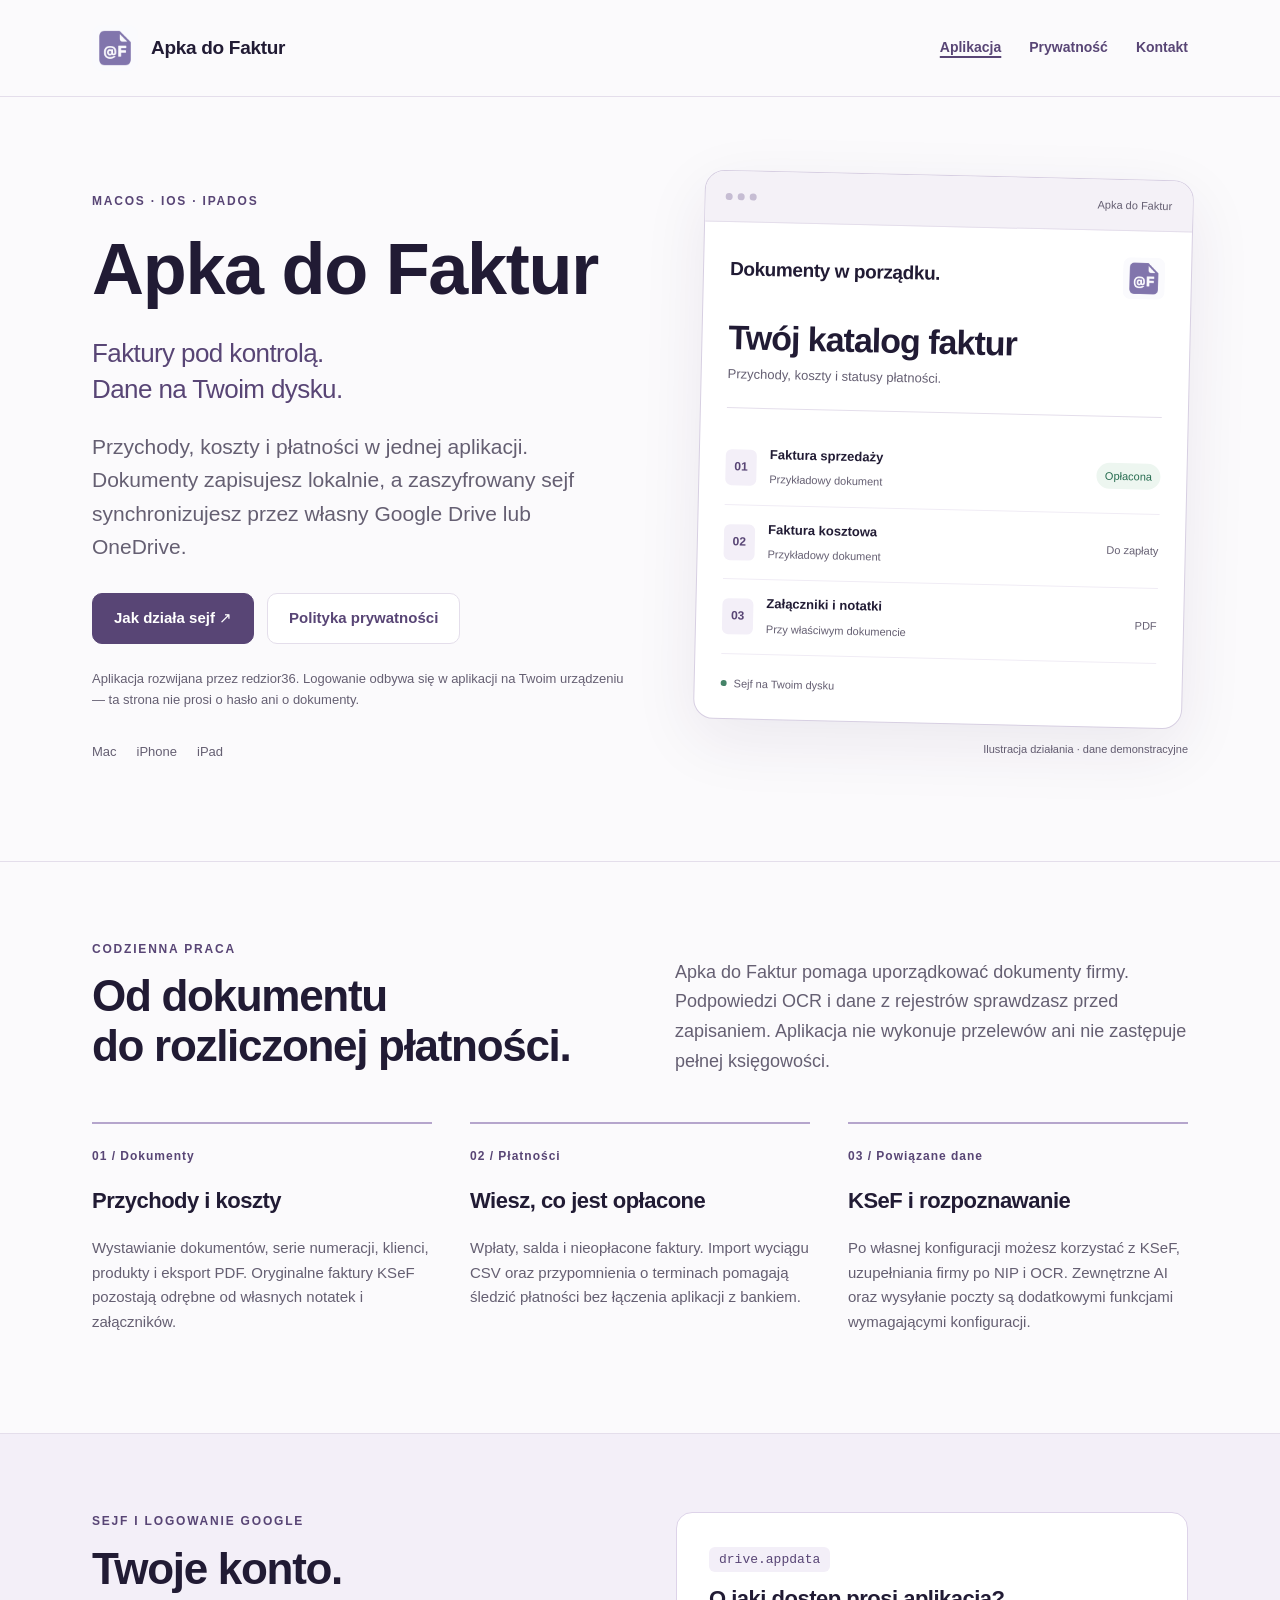
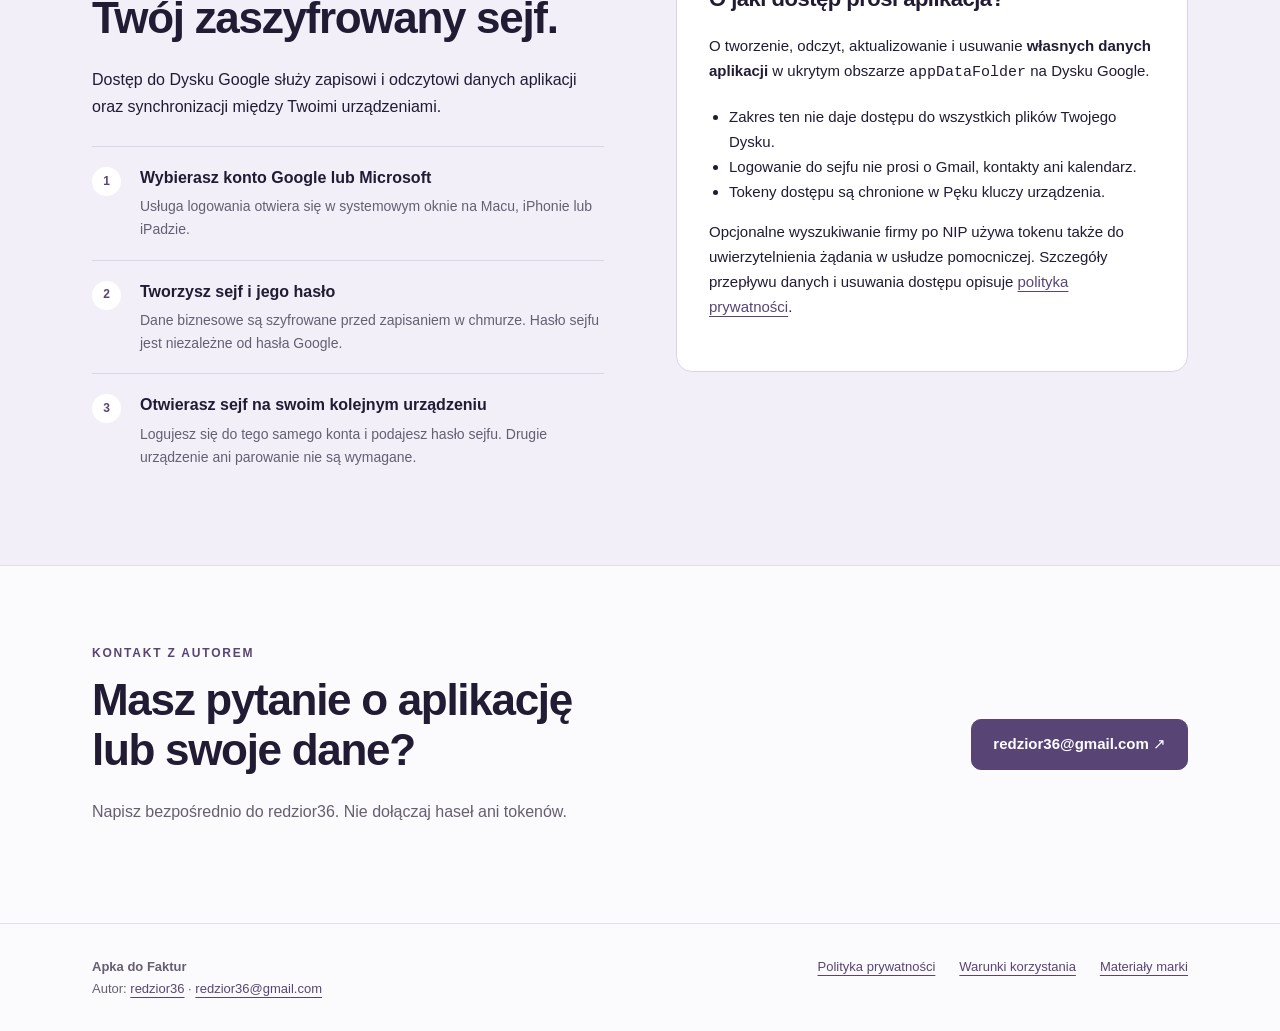
<file: index.html>
<!doctype html>
<html lang="pl"><head><meta charset="utf-8"><meta name="viewport" content="width=device-width,initial-scale=1">
<title>Apka do Faktur — faktury, płatności i własny sejf</title><meta name="description" content="Apka do Faktur dla Maca, iPhone’a i iPada. Lokalne dokumenty, płatności, KSeF i zaszyfrowana synchronizacja przez własny Google Drive lub OneDrive.">
<meta name="theme-color" content="#73609b"><meta name="referrer" content="strict-origin-when-cross-origin">
<meta http-equiv="Content-Security-Policy" content="default-src 'none'; style-src 'self'; img-src 'self' data:; base-uri 'none'; form-action 'none'">
<link rel="canonical" href="https://adf.rdztech.pl/"><link rel="icon" href="assets/app-icon.png" type="image/png"><link rel="apple-touch-icon" href="assets/app-icon.png"><link rel="stylesheet" href="style.css">
<meta property="og:type" content="website"><meta property="og:title" content="Apka do Faktur — faktury, płatności i własny sejf"><meta property="og:description" content="Apka do Faktur dla Maca, iPhone’a i iPada. Lokalne dokumenty, płatności, KSeF i zaszyfrowana synchronizacja przez własny Google Drive lub OneDrive."><meta property="og:image" content="https://adf.rdztech.pl/assets/app-icon.png"><meta property="og:url" content="https://adf.rdztech.pl/">
</head><body><a class="skip" href="#main">Przejdź do treści</a><header><div class="wrap"><div class="top"><a class="brand" href="./"><img src="assets/app-icon.png" alt="" width="46" height="46">Apka do Faktur</a><nav aria-label="Nawigacja główna"><a href="./" aria-current="page">Aplikacja</a><a href="privacy.html">Prywatność</a><a href="contact.html">Kontakt</a></nav></div></div></header>
<main id="main"><div class="wrap"><section class="hero" aria-labelledby="app-title"><div><div class="eyebrow">macOS · iOS · iPadOS</div><h1 id="app-title">Apka do Faktur</h1><p class="subline">Faktury pod kontrolą.<br>Dane na Twoim dysku.</p><p class="lead">Przychody, koszty i płatności w jednej aplikacji. Dokumenty zapisujesz lokalnie, a zaszyfrowany sejf synchronizujesz przez własny Google Drive lub OneDrive.</p><div class="buttons"><a class="button primary" href="#sejf">Jak działa sejf <span aria-hidden="true">&nbsp;↗</span></a><a class="button" href="privacy.html">Polityka prywatności</a></div><p class="small">Aplikacja rozwijana przez redzior36. Logowanie odbywa się w aplikacji na Twoim urządzeniu — ta strona nie prosi o hasło ani o dokumenty.</p><div class="platforms"><span>Mac</span><span>iPhone</span><span>iPad</span></div></div><div><div class="mock" aria-label="Ilustracja katalogu faktur z przykładowymi danymi"><div class="mockbar"><span class="dot"></span><span class="dot"></span><span class="dot"></span><span class="mockname">Apka do Faktur</span></div><div class="mockbody"><div class="mocktitle"><strong>Dokumenty w porządku.</strong><img src="assets/app-icon.png" alt="" width="42" height="42"></div><div class="balance">Twój katalog faktur</div><p class="small">Przychody, koszty i statusy płatności.</p><div class="rule"></div><div class="docrow"><div class="docmark">01</div><div><strong>Faktura sprzedaży</strong><span>Przykładowy dokument</span></div><span class="status">Opłacona</span></div><div class="docrow"><div class="docmark">02</div><div><strong>Faktura kosztowa</strong><span>Przykładowy dokument</span></div><span>Do zapłaty</span></div><div class="docrow"><div class="docmark">03</div><div><strong>Załączniki i notatki</strong><span>Przy właściwym dokumencie</span></div><span>PDF</span></div><div class="mockfoot"><span class="signal"></span>Sejf na Twoim dysku</div></div></div><p class="caption">Ilustracja działania · dane demonstracyjne</p></div></section></div>
<section class="section"><div class="wrap"><div class="sectionhead"><div><div class="eyebrow">Codzienna praca</div><h2>Od dokumentu<br>do rozliczonej płatności.</h2></div><p>Apka do Faktur pomaga uporządkować dokumenty firmy. Podpowiedzi OCR i dane z rejestrów sprawdzasz przed zapisaniem. Aplikacja nie wykonuje przelewów ani nie zastępuje pełnej księgowości.</p></div><div class="features"><article class="feature"><div class="num">01 / Dokumenty</div><h3>Przychody i koszty</h3><p>Wystawianie dokumentów, serie numeracji, klienci, produkty i eksport PDF. Oryginalne faktury KSeF pozostają odrębne od własnych notatek i załączników.</p></article><article class="feature"><div class="num">02 / Płatności</div><h3>Wiesz, co jest opłacone</h3><p>Wpłaty, salda i nieopłacone faktury. Import wyciągu CSV oraz przypomnienia o terminach pomagają śledzić płatności bez łączenia aplikacji z bankiem.</p></article><article class="feature"><div class="num">03 / Powiązane dane</div><h3>KSeF i rozpoznawanie</h3><p>Po własnej konfiguracji możesz korzystać z KSeF, uzupełniania firmy po NIP i OCR. Zewnętrzne AI oraz wysyłanie poczty są dodatkowymi funkcjami wymagającymi konfiguracji.</p></article></div></div></section>
<section id="sejf" class="section tint"><div class="wrap split"><div><div class="eyebrow">Sejf i logowanie Google</div><h2>Twoje konto.<br>Twój zaszyfrowany sejf.</h2><p>Dostęp do Dysku Google służy zapisowi i odczytowi danych aplikacji oraz synchronizacji między Twoimi urządzeniami.</p><ol class="steps"><li><strong>Wybierasz konto Google lub Microsoft</strong><p>Usługa logowania otwiera się w systemowym oknie na Macu, iPhonie lub iPadzie.</p></li><li><strong>Tworzysz sejf i jego hasło</strong><p>Dane biznesowe są szyfrowane przed zapisaniem w chmurze. Hasło sejfu jest niezależne od hasła Google.</p></li><li><strong>Otwierasz sejf na swoim kolejnym urządzeniu</strong><p>Logujesz się do tego samego konta i podajesz hasło sejfu. Drugie urządzenie ani parowanie nie są wymagane.</p></li></ol></div><aside class="permission" aria-labelledby="google-permission"><span class="scope">drive.appdata</span><h3 id="google-permission">O jaki dostęp prosi aplikacja?</h3><p>O tworzenie, odczyt, aktualizowanie i usuwanie <strong>własnych danych aplikacji</strong> w ukrytym obszarze <code>appDataFolder</code> na Dysku Google.</p><ul><li>Zakres ten nie daje dostępu do wszystkich plików Twojego Dysku.</li><li>Logowanie do sejfu nie prosi o Gmail, kontakty ani kalendarz.</li><li>Tokeny dostępu są chronione w Pęku kluczy urządzenia.</li></ul><p>Opcjonalne wyszukiwanie firmy po NIP używa tokenu także do uwierzytelnienia żądania w usłudze pomocniczej. Szczegóły przepływu danych i usuwania dostępu opisuje <a href="privacy.html#google">polityka prywatności</a>.</p></aside></div></section>
<section class="section"><div class="wrap contact"><div><div class="eyebrow">Kontakt z autorem</div><h2>Masz pytanie o aplikację<br>lub swoje dane?</h2><p>Napisz bezpośrednio do redzior36. Nie dołączaj haseł ani tokenów.</p></div><a class="button primary" href="mailto:redzior36@gmail.com">redzior36@gmail.com <span aria-hidden="true">&nbsp;↗</span></a></div></section></main><footer><div class="wrap foot"><div><strong>Apka do Faktur</strong><br>Autor: <a href="https://github.com/redzior36">redzior36</a> · <a href="mailto:redzior36@gmail.com">redzior36@gmail.com</a></div><div class="footlinks"><a href="privacy.html">Polityka prywatności</a><a href="terms.html">Warunki korzystania</a><a href="contact.html#marka">Materiały marki</a></div></div></footer></body></html>
</file>
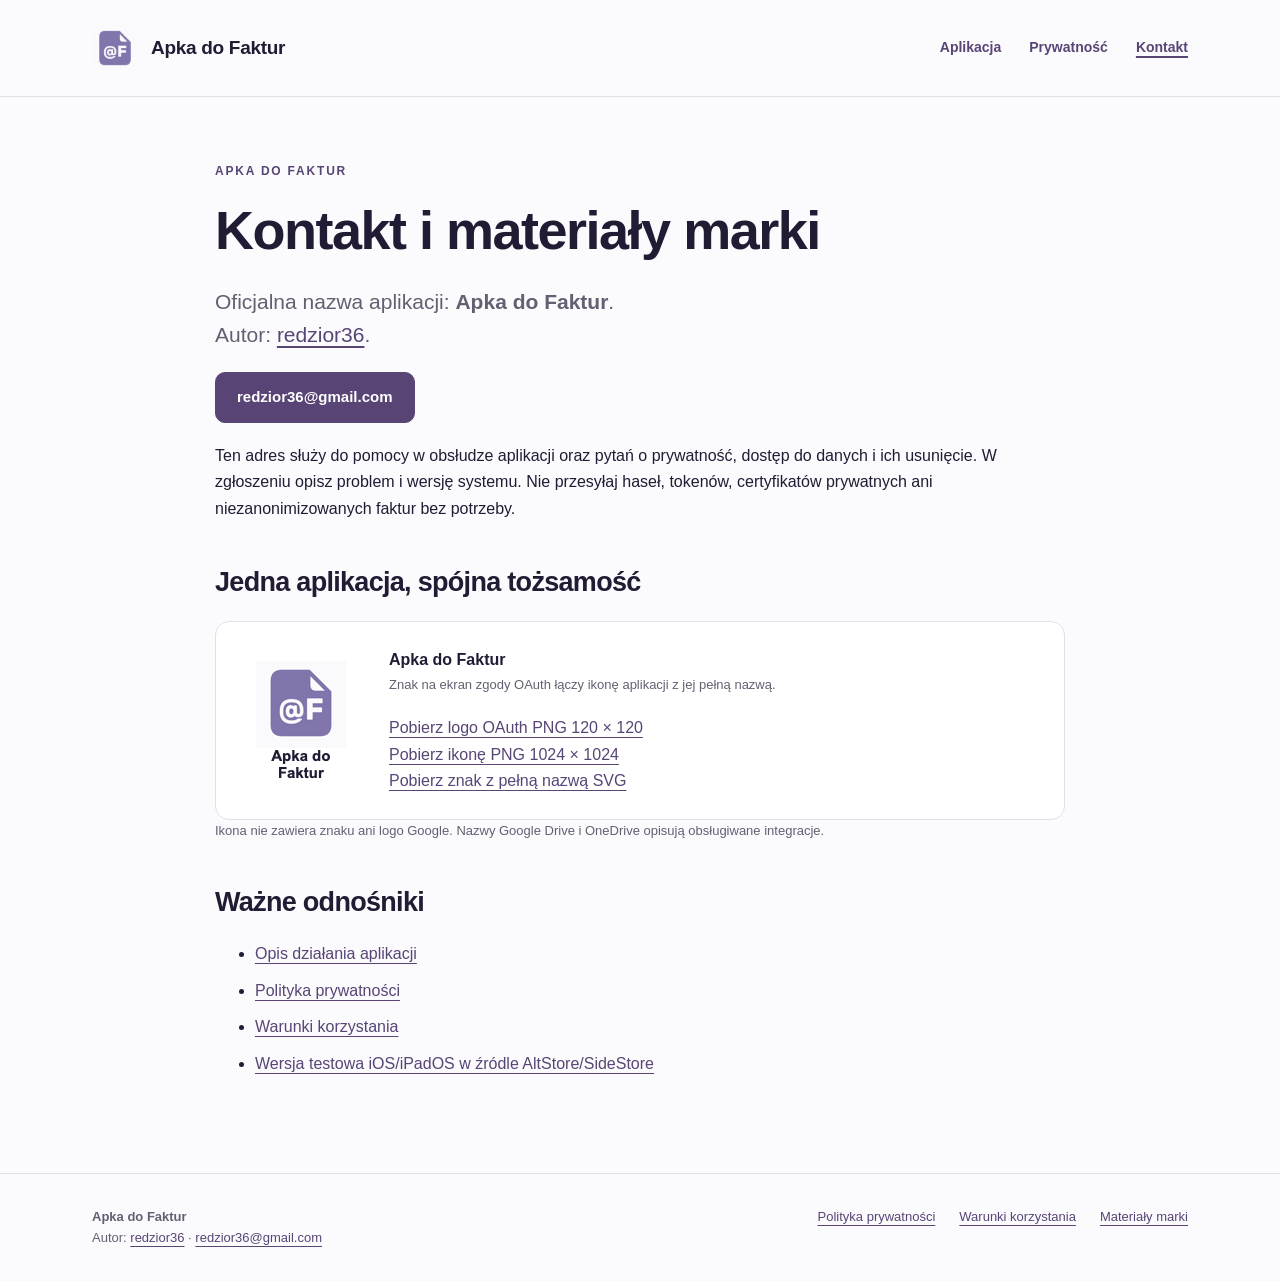
<file: contact.html>
<!doctype html>
<html lang="pl"><head><meta charset="utf-8"><meta name="viewport" content="width=device-width,initial-scale=1">
<title>Kontakt — Apka do Faktur</title><meta name="description" content="Kontakt z autorem Apki do Faktur, sprawy prywatności i oficjalne materiały marki do rozpoznania aplikacji.">
<meta name="theme-color" content="#73609b"><meta name="referrer" content="strict-origin-when-cross-origin">
<meta http-equiv="Content-Security-Policy" content="default-src 'none'; style-src 'self'; img-src 'self' data:; base-uri 'none'; form-action 'none'">
<link rel="canonical" href="https://adf.rdztech.pl/contact.html"><link rel="icon" href="assets/app-icon.png" type="image/png"><link rel="apple-touch-icon" href="assets/app-icon.png"><link rel="stylesheet" href="style.css">
<meta property="og:type" content="website"><meta property="og:title" content="Kontakt — Apka do Faktur"><meta property="og:description" content="Kontakt z autorem Apki do Faktur, sprawy prywatności i oficjalne materiały marki do rozpoznania aplikacji."><meta property="og:image" content="https://adf.rdztech.pl/assets/app-icon.png"><meta property="og:url" content="https://adf.rdztech.pl/contact.html">
</head><body><a class="skip" href="#main">Przejdź do treści</a><header><div class="wrap"><div class="top"><a class="brand" href="./"><img src="assets/app-icon.png" alt="" width="46" height="46">Apka do Faktur</a><nav aria-label="Nawigacja główna"><a href="./">Aplikacja</a><a href="privacy.html">Prywatność</a><a href="contact.html" aria-current="page">Kontakt</a></nav></div></div></header>
<main id="main"><div class="wrap"><article class="legal"><div class="eyebrow">Apka do Faktur</div><h1>Kontakt i materiały marki</h1><p class="lead">Oficjalna nazwa aplikacji: <strong>Apka do Faktur</strong>.<br>Autor: <a href="https://github.com/redzior36">redzior36</a>.</p><p><a class="button primary" href="mailto:redzior36@gmail.com">redzior36@gmail.com</a></p><p>Ten adres służy do pomocy w obsłudze aplikacji oraz pytań o prywatność, dostęp do danych i ich usunięcie. W zgłoszeniu opisz problem i wersję systemu. Nie przesyłaj haseł, tokenów, certyfikatów prywatnych ani niezanonimizowanych faktur bez potrzeby.</p><h2 id="marka">Jedna aplikacja, spójna tożsamość</h2><div class="asset"><img src="assets/oauth-logo-120.png" alt="Logo Apki do Faktur: fioletowy dokument @F i pełna nazwa aplikacji" width="120" height="120"><div><strong>Apka do Faktur</strong><p class="small">Znak na ekran zgody OAuth łączy ikonę aplikacji z jej pełną nazwą.</p><a href="assets/oauth-logo-120.png" download="apka-do-faktur-oauth-120.png">Pobierz logo OAuth PNG 120 × 120</a><br><a href="assets/app-icon.png" download="apka-do-faktur-1024.png">Pobierz ikonę PNG 1024 × 1024</a><br><a href="assets/wordmark.svg" download="apka-do-faktur-wordmark.svg">Pobierz znak z pełną nazwą SVG</a></div></div><p class="small">Ikona nie zawiera znaku ani logo Google. Nazwy Google Drive i OneDrive opisują obsługiwane integracje.</p><h2>Ważne odnośniki</h2><ul><li><a href="./">Opis działania aplikacji</a></li><li><a href="privacy.html">Polityka prywatności</a></li><li><a href="terms.html">Warunki korzystania</a></li><li><a href="https://github.com/redzior36/altstore-source/releases/tag/apka-do-faktur-v0.9.2">Wersja testowa iOS/iPadOS w źródle AltStore/SideStore</a></li></ul></article></div></main><footer><div class="wrap foot"><div><strong>Apka do Faktur</strong><br>Autor: <a href="https://github.com/redzior36">redzior36</a> · <a href="mailto:redzior36@gmail.com">redzior36@gmail.com</a></div><div class="footlinks"><a href="privacy.html">Polityka prywatności</a><a href="terms.html">Warunki korzystania</a><a href="contact.html#marka">Materiały marki</a></div></div></footer></body></html>
</file>
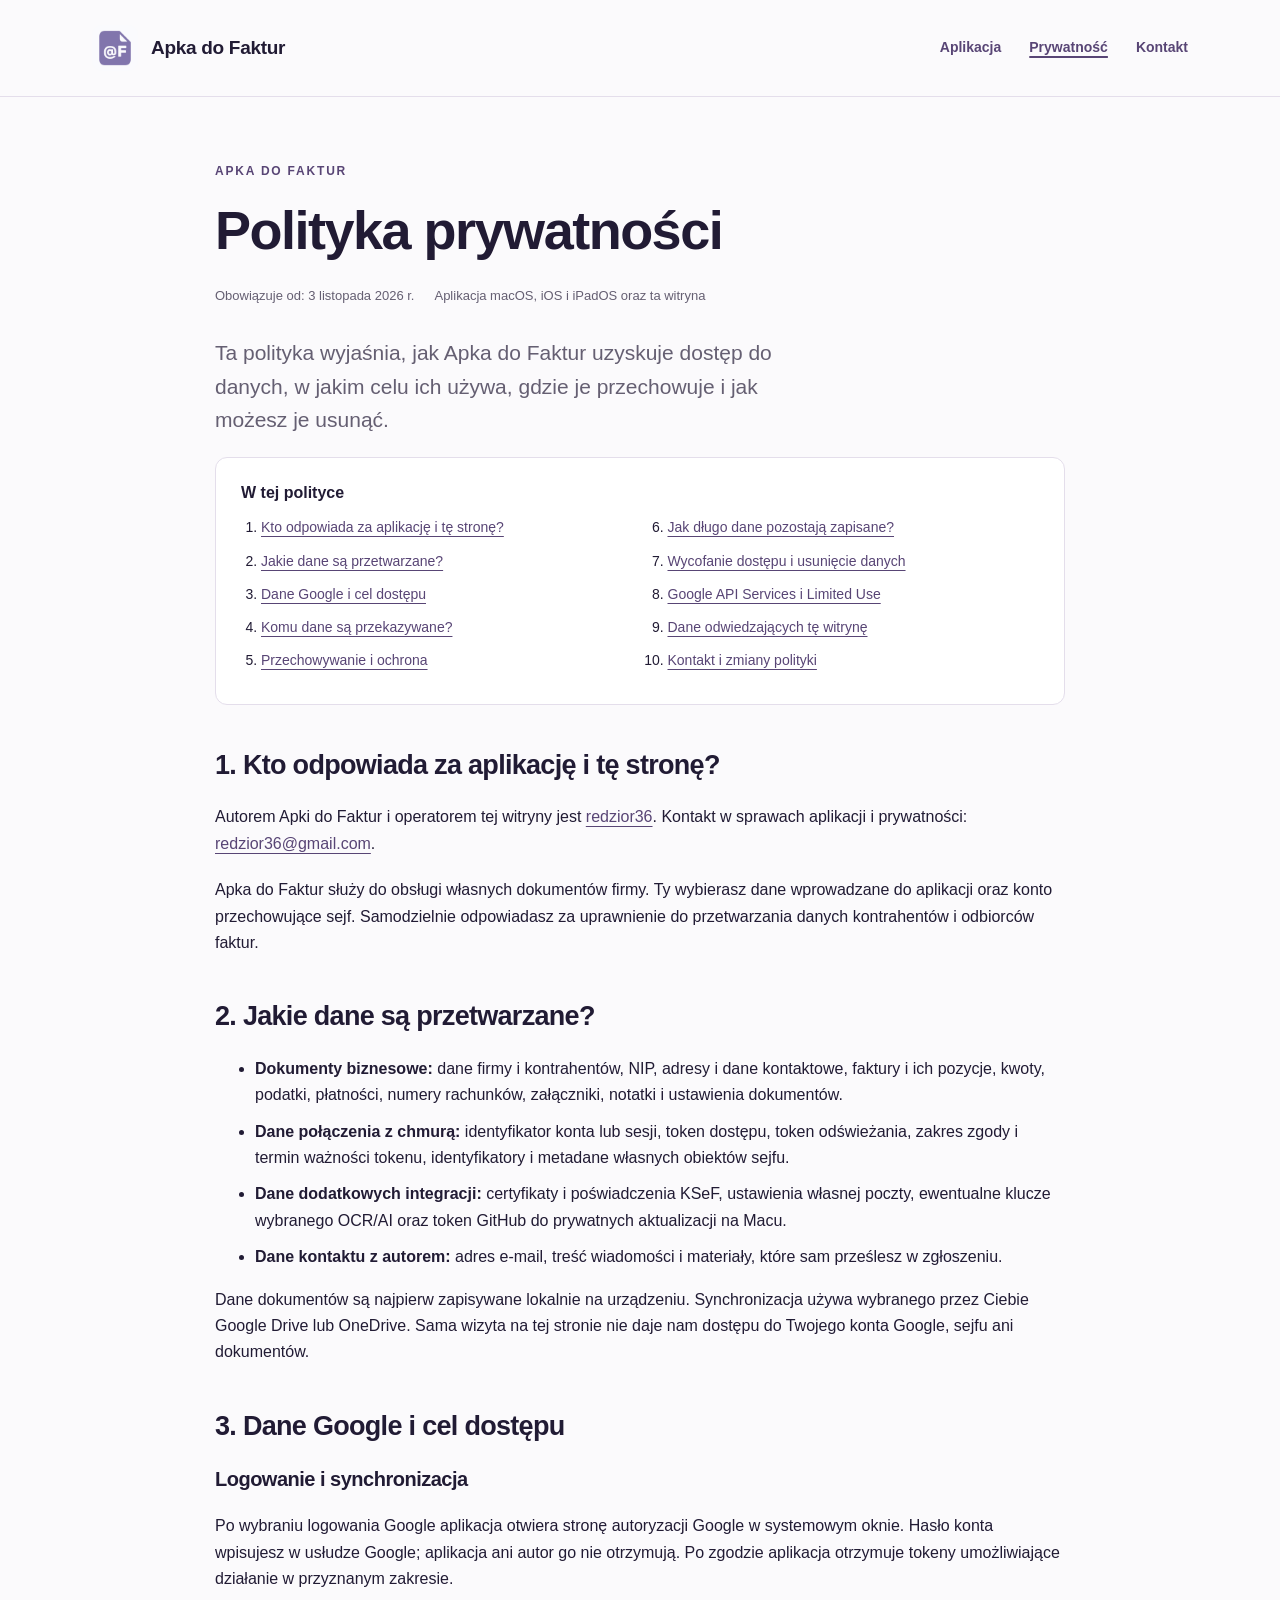
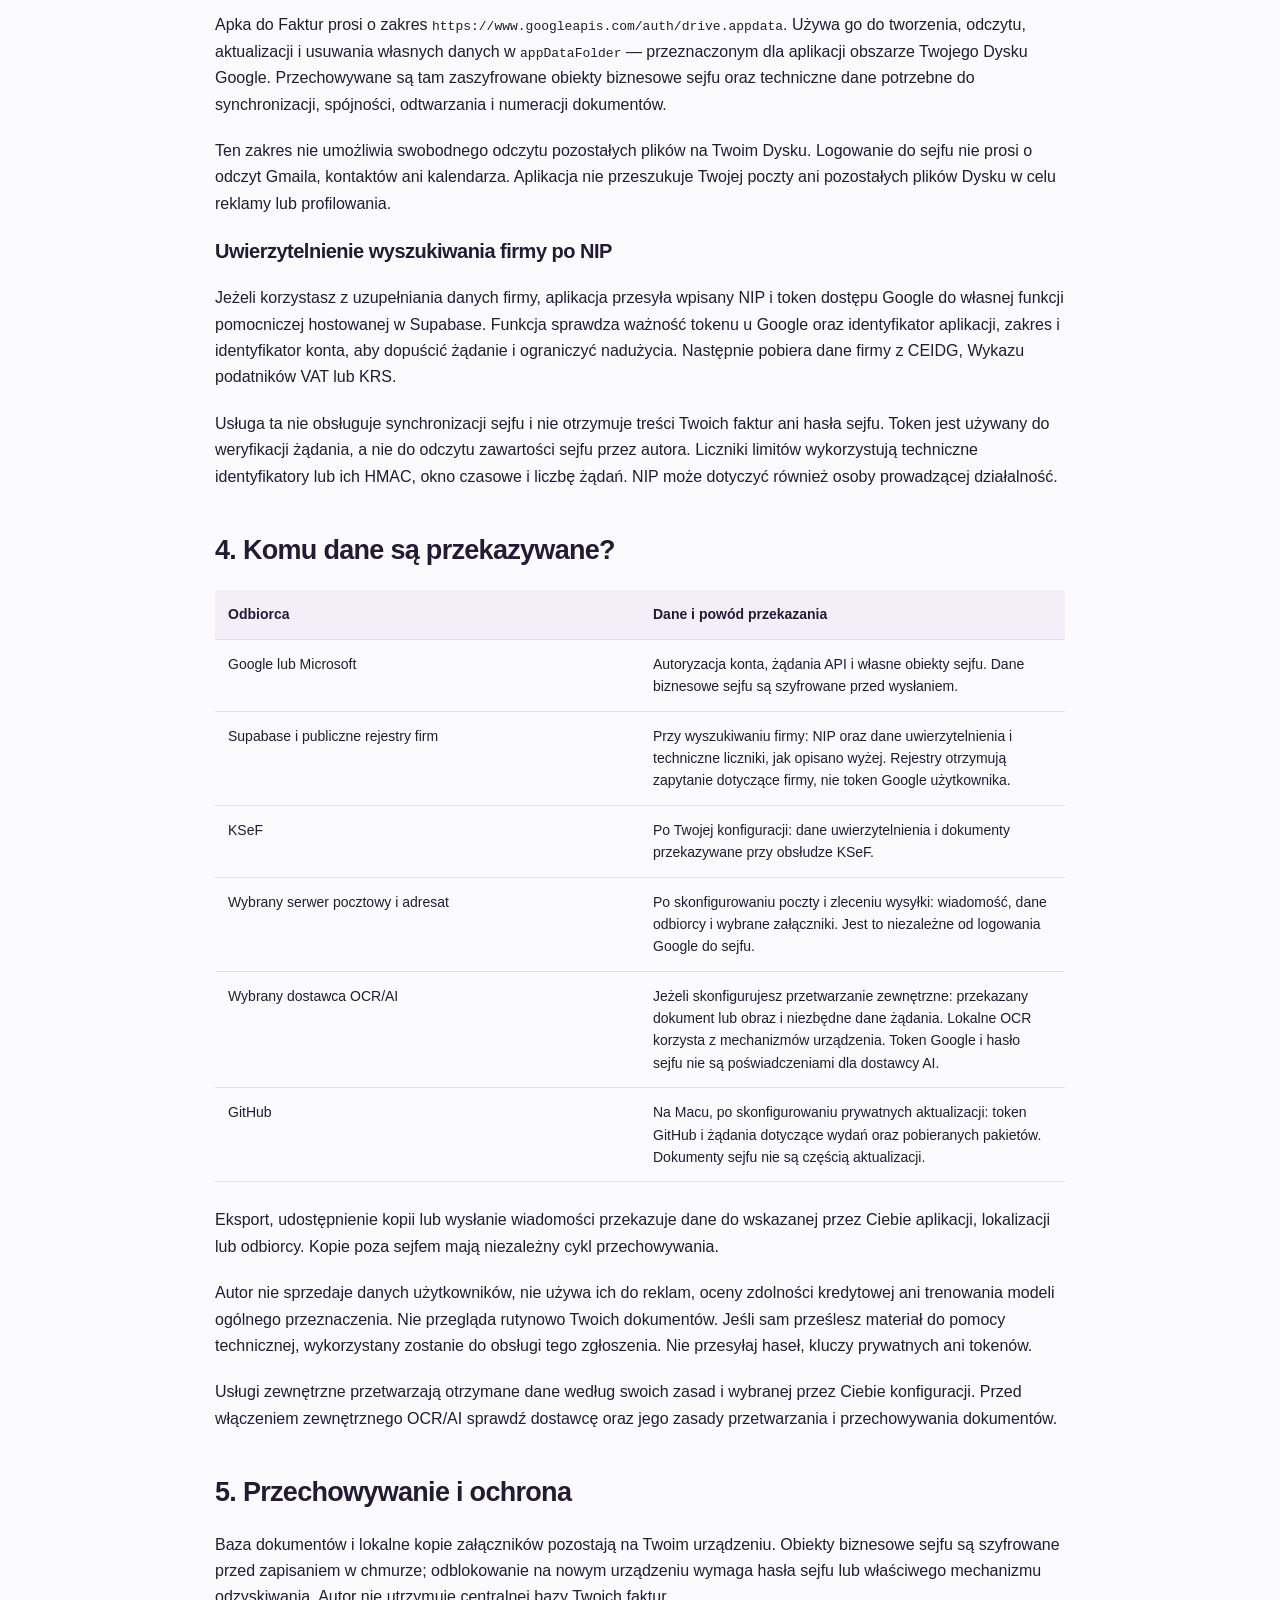
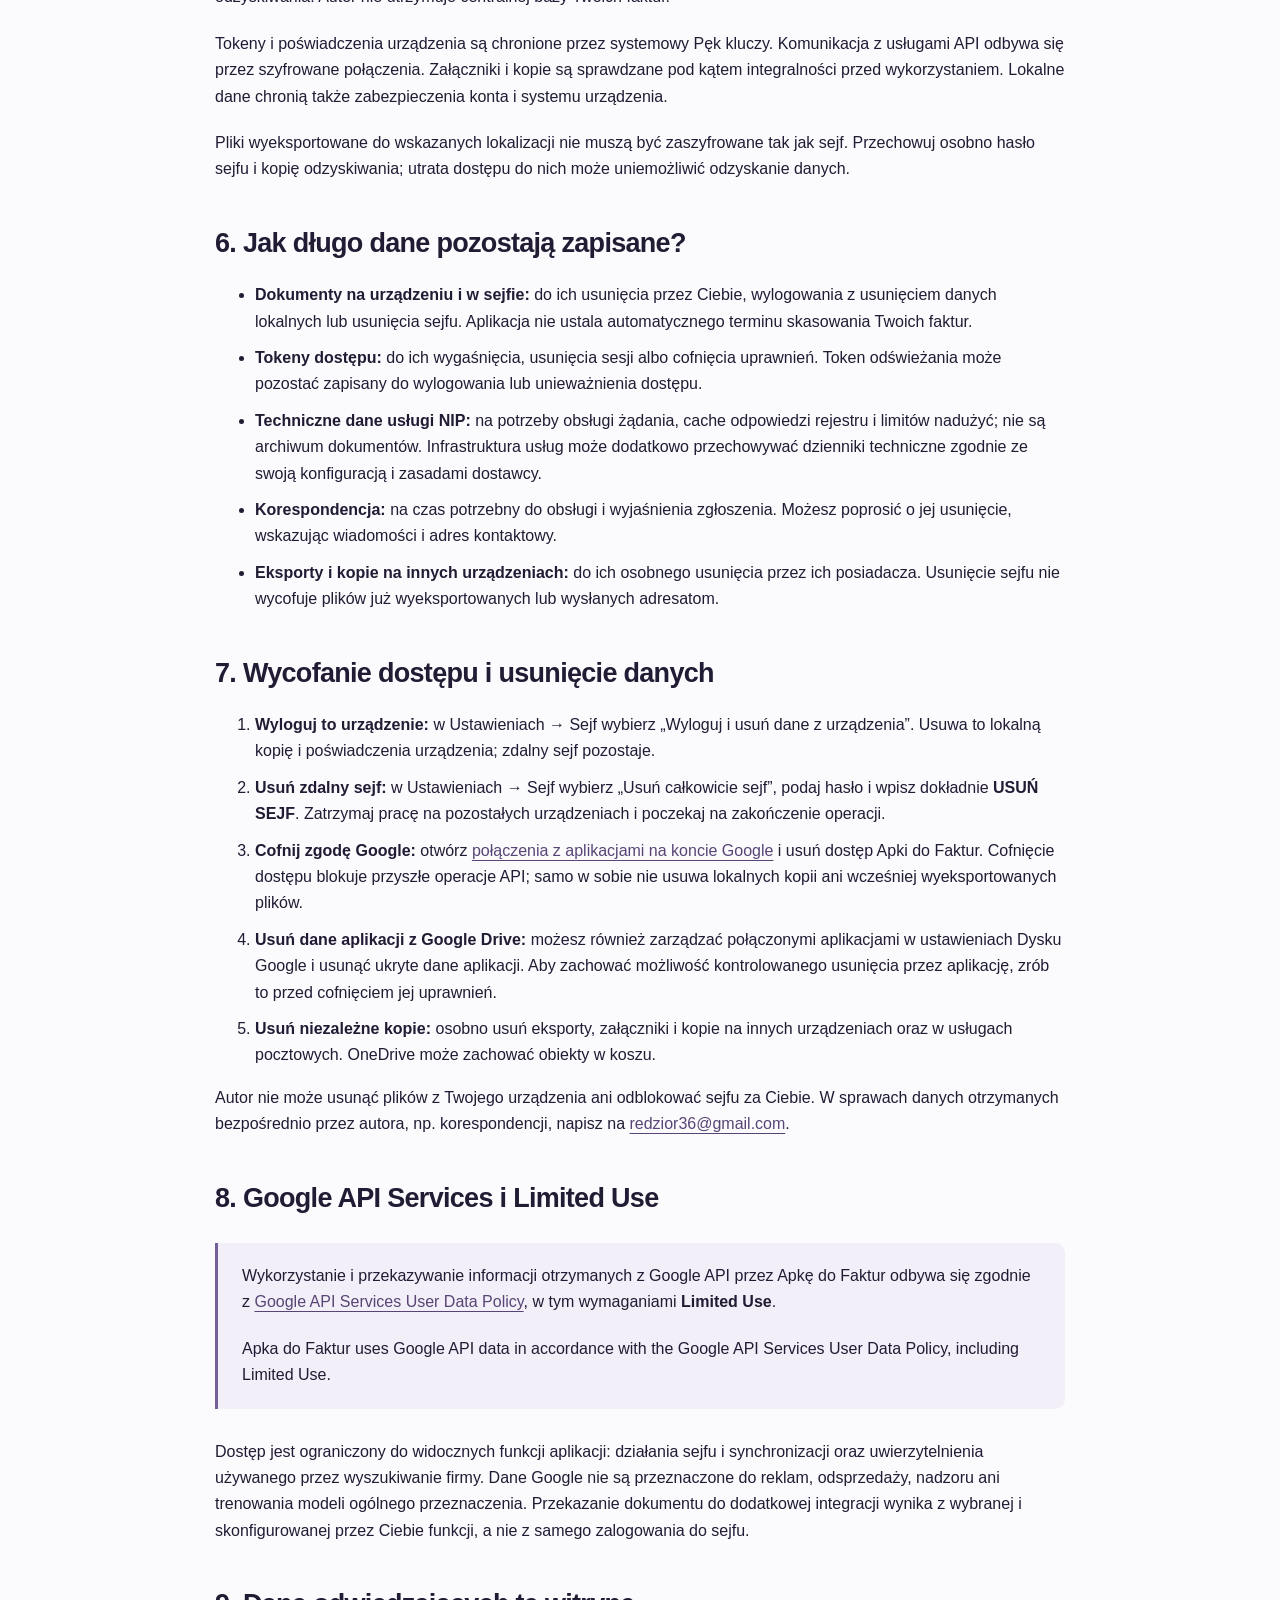
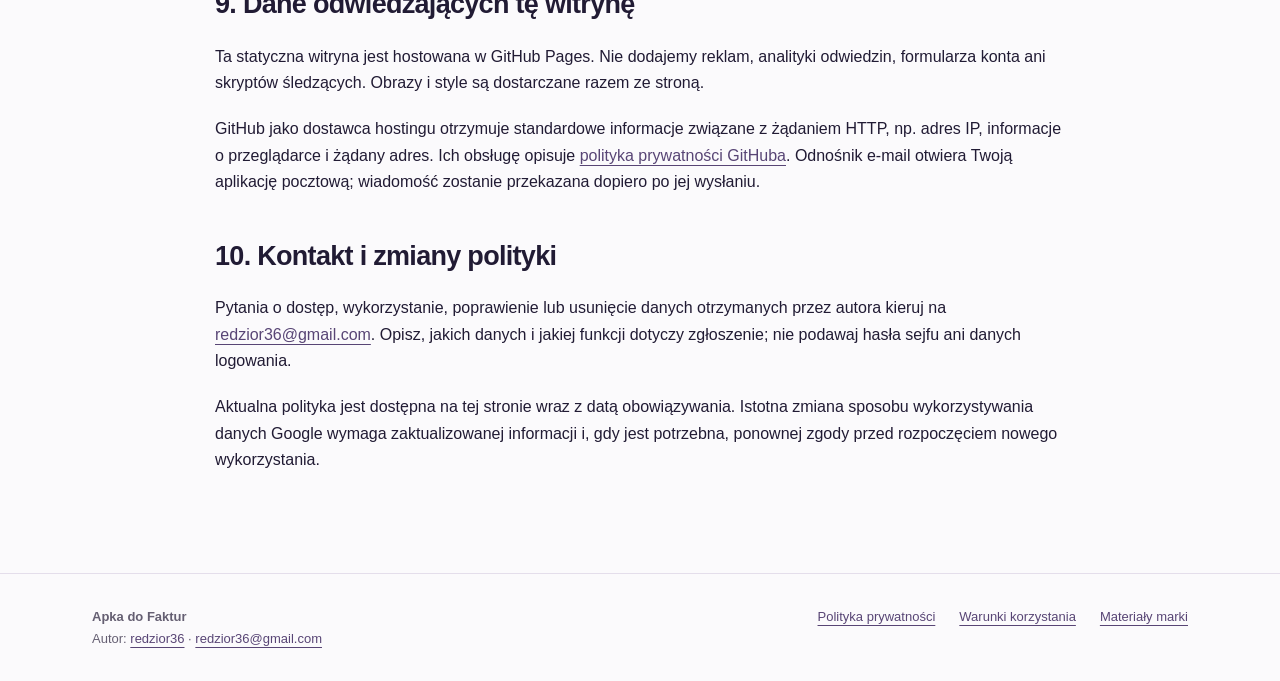
<file: privacy.html>
<!doctype html>
<html lang="pl"><head><meta charset="utf-8"><meta name="viewport" content="width=device-width,initial-scale=1">
<title>Polityka prywatności — Apka do Faktur</title><meta name="description" content="Dostęp do danych Google, szyfrowany sejf, odbiorcy danych, ich przechowywanie, usuwanie i zasady Limited Use w Apce do Faktur.">
<meta name="theme-color" content="#73609b"><meta name="referrer" content="strict-origin-when-cross-origin">
<meta http-equiv="Content-Security-Policy" content="default-src 'none'; style-src 'self'; img-src 'self' data:; base-uri 'none'; form-action 'none'">
<link rel="canonical" href="https://adf.rdztech.pl/privacy.html"><link rel="icon" href="assets/app-icon.png" type="image/png"><link rel="apple-touch-icon" href="assets/app-icon.png"><link rel="stylesheet" href="style.css">
<meta property="og:type" content="website"><meta property="og:title" content="Polityka prywatności — Apka do Faktur"><meta property="og:description" content="Dostęp do danych Google, szyfrowany sejf, odbiorcy danych, ich przechowywanie, usuwanie i zasady Limited Use w Apce do Faktur."><meta property="og:image" content="https://adf.rdztech.pl/assets/app-icon.png"><meta property="og:url" content="https://adf.rdztech.pl/privacy.html">
</head><body><a class="skip" href="#main">Przejdź do treści</a><header><div class="wrap"><div class="top"><a class="brand" href="./"><img src="assets/app-icon.png" alt="" width="46" height="46">Apka do Faktur</a><nav aria-label="Nawigacja główna"><a href="./">Aplikacja</a><a href="privacy.html" aria-current="page">Prywatność</a><a href="contact.html">Kontakt</a></nav></div></div></header>
<main id="main"><div class="wrap"><article class="legal"><div class="eyebrow">Apka do Faktur</div><h1>Polityka prywatności</h1><div class="meta"><span>Obowiązuje od: 3 listopada 2026 r.</span><span>Aplikacja macOS, iOS i iPadOS oraz ta witryna</span></div><p class="lead">Ta polityka wyjaśnia, jak Apka do Faktur uzyskuje dostęp do danych, w jakim celu ich używa, gdzie je przechowuje i jak możesz je usunąć.</p><div class="toc"><strong>W tej polityce</strong><ol><li><a href="#autor">Kto odpowiada za aplikację i tę stronę?</a></li><li><a href="#dane">Jakie dane są przetwarzane?</a></li><li><a href="#google">Dane Google i cel dostępu</a></li><li><a href="#odbiorcy">Komu dane są przekazywane?</a></li><li><a href="#bezpieczenstwo">Przechowywanie i ochrona</a></li><li><a href="#retencja">Jak długo dane pozostają zapisane?</a></li><li><a href="#usuniecie">Wycofanie dostępu i usunięcie danych</a></li><li><a href="#limited-use">Google API Services i Limited Use</a></li><li><a href="#witryna">Dane odwiedzających tę witrynę</a></li><li><a href="#kontakt">Kontakt i zmiany polityki</a></li></ol></div>
<h2 id="autor">1. Kto odpowiada za aplikację i tę stronę?</h2><p>Autorem Apki do Faktur i operatorem tej witryny jest <a href="https://github.com/redzior36">redzior36</a>. Kontakt w sprawach aplikacji i prywatności: <a href="mailto:redzior36@gmail.com">redzior36@gmail.com</a>.</p><p>Apka do Faktur służy do obsługi własnych dokumentów firmy. Ty wybierasz dane wprowadzane do aplikacji oraz konto przechowujące sejf. Samodzielnie odpowiadasz za uprawnienie do przetwarzania danych kontrahentów i odbiorców faktur.</p>
<h2 id="dane">2. Jakie dane są przetwarzane?</h2><ul><li><strong>Dokumenty biznesowe:</strong> dane firmy i kontrahentów, NIP, adresy i dane kontaktowe, faktury i ich pozycje, kwoty, podatki, płatności, numery rachunków, załączniki, notatki i ustawienia dokumentów.</li><li><strong>Dane połączenia z chmurą:</strong> identyfikator konta lub sesji, token dostępu, token odświeżania, zakres zgody i termin ważności tokenu, identyfikatory i metadane własnych obiektów sejfu.</li><li><strong>Dane dodatkowych integracji:</strong> certyfikaty i poświadczenia KSeF, ustawienia własnej poczty, ewentualne klucze wybranego OCR/AI oraz token GitHub do prywatnych aktualizacji na Macu.</li><li><strong>Dane kontaktu z autorem:</strong> adres e-mail, treść wiadomości i materiały, które sam prześlesz w zgłoszeniu.</li></ul><p>Dane dokumentów są najpierw zapisywane lokalnie na urządzeniu. Synchronizacja używa wybranego przez Ciebie Google Drive lub OneDrive. Sama wizyta na tej stronie nie daje nam dostępu do Twojego konta Google, sejfu ani dokumentów.</p>
<h2 id="google">3. Dane Google i cel dostępu</h2><h3>Logowanie i synchronizacja</h3><p>Po wybraniu logowania Google aplikacja otwiera stronę autoryzacji Google w systemowym oknie. Hasło konta wpisujesz w usłudze Google; aplikacja ani autor go nie otrzymują. Po zgodzie aplikacja otrzymuje tokeny umożliwiające działanie w przyznanym zakresie.</p><p>Apka do Faktur prosi o zakres <code>https://www.googleapis.com/auth/drive.appdata</code>. Używa go do tworzenia, odczytu, aktualizacji i usuwania własnych danych w <code>appDataFolder</code> — przeznaczonym dla aplikacji obszarze Twojego Dysku Google. Przechowywane są tam zaszyfrowane obiekty biznesowe sejfu oraz techniczne dane potrzebne do synchronizacji, spójności, odtwarzania i numeracji dokumentów.</p><p>Ten zakres nie umożliwia swobodnego odczytu pozostałych plików na Twoim Dysku. Logowanie do sejfu nie prosi o odczyt Gmaila, kontaktów ani kalendarza. Aplikacja nie przeszukuje Twojej poczty ani pozostałych plików Dysku w celu reklamy lub profilowania.</p><h3>Uwierzytelnienie wyszukiwania firmy po NIP</h3><p>Jeżeli korzystasz z uzupełniania danych firmy, aplikacja przesyła wpisany NIP i token dostępu Google do własnej funkcji pomocniczej hostowanej w Supabase. Funkcja sprawdza ważność tokenu u Google oraz identyfikator aplikacji, zakres i identyfikator konta, aby dopuścić żądanie i ograniczyć nadużycia. Następnie pobiera dane firmy z CEIDG, Wykazu podatników VAT lub KRS.</p><p>Usługa ta nie obsługuje synchronizacji sejfu i nie otrzymuje treści Twoich faktur ani hasła sejfu. Token jest używany do weryfikacji żądania, a nie do odczytu zawartości sejfu przez autora. Liczniki limitów wykorzystują techniczne identyfikatory lub ich HMAC, okno czasowe i liczbę żądań. NIP może dotyczyć również osoby prowadzącej działalność.</p>
<h2 id="odbiorcy">4. Komu dane są przekazywane?</h2><table><thead><tr><th scope="col">Odbiorca</th><th scope="col">Dane i powód przekazania</th></tr></thead><tbody><tr><td>Google lub Microsoft</td><td>Autoryzacja konta, żądania API i własne obiekty sejfu. Dane biznesowe sejfu są szyfrowane przed wysłaniem.</td></tr><tr><td>Supabase i publiczne rejestry firm</td><td>Przy wyszukiwaniu firmy: NIP oraz dane uwierzytelnienia i techniczne liczniki, jak opisano wyżej. Rejestry otrzymują zapytanie dotyczące firmy, nie token Google użytkownika.</td></tr><tr><td>KSeF</td><td>Po Twojej konfiguracji: dane uwierzytelnienia i dokumenty przekazywane przy obsłudze KSeF.</td></tr><tr><td>Wybrany serwer pocztowy i adresat</td><td>Po skonfigurowaniu poczty i zleceniu wysyłki: wiadomość, dane odbiorcy i wybrane załączniki. Jest to niezależne od logowania Google do sejfu.</td></tr><tr><td>Wybrany dostawca OCR/AI</td><td>Jeżeli skonfigurujesz przetwarzanie zewnętrzne: przekazany dokument lub obraz i niezbędne dane żądania. Lokalne OCR korzysta z mechanizmów urządzenia. Token Google i hasło sejfu nie są poświadczeniami dla dostawcy AI.</td></tr><tr><td>GitHub</td><td>Na Macu, po skonfigurowaniu prywatnych aktualizacji: token GitHub i żądania dotyczące wydań oraz pobieranych pakietów. Dokumenty sejfu nie są częścią aktualizacji.</td></tr></tbody></table><p>Eksport, udostępnienie kopii lub wysłanie wiadomości przekazuje dane do wskazanej przez Ciebie aplikacji, lokalizacji lub odbiorcy. Kopie poza sejfem mają niezależny cykl przechowywania.</p><p>Autor nie sprzedaje danych użytkowników, nie używa ich do reklam, oceny zdolności kredytowej ani trenowania modeli ogólnego przeznaczenia. Nie przegląda rutynowo Twoich dokumentów. Jeśli sam prześlesz materiał do pomocy technicznej, wykorzystany zostanie do obsługi tego zgłoszenia. Nie przesyłaj haseł, kluczy prywatnych ani tokenów.</p><p>Usługi zewnętrzne przetwarzają otrzymane dane według swoich zasad i wybranej przez Ciebie konfiguracji. Przed włączeniem zewnętrznego OCR/AI sprawdź dostawcę oraz jego zasady przetwarzania i przechowywania dokumentów.</p>
<h2 id="bezpieczenstwo">5. Przechowywanie i ochrona</h2><p>Baza dokumentów i lokalne kopie załączników pozostają na Twoim urządzeniu. Obiekty biznesowe sejfu są szyfrowane przed zapisaniem w chmurze; odblokowanie na nowym urządzeniu wymaga hasła sejfu lub właściwego mechanizmu odzyskiwania. Autor nie utrzymuje centralnej bazy Twoich faktur.</p><p>Tokeny i poświadczenia urządzenia są chronione przez systemowy Pęk kluczy. Komunikacja z usługami API odbywa się przez szyfrowane połączenia. Załączniki i kopie są sprawdzane pod kątem integralności przed wykorzystaniem. Lokalne dane chronią także zabezpieczenia konta i systemu urządzenia.</p><p>Pliki wyeksportowane do wskazanych lokalizacji nie muszą być zaszyfrowane tak jak sejf. Przechowuj osobno hasło sejfu i kopię odzyskiwania; utrata dostępu do nich może uniemożliwić odzyskanie danych.</p>
<h2 id="retencja">6. Jak długo dane pozostają zapisane?</h2><ul><li><strong>Dokumenty na urządzeniu i w sejfie:</strong> do ich usunięcia przez Ciebie, wylogowania z usunięciem danych lokalnych lub usunięcia sejfu. Aplikacja nie ustala automatycznego terminu skasowania Twoich faktur.</li><li><strong>Tokeny dostępu:</strong> do ich wygaśnięcia, usunięcia sesji albo cofnięcia uprawnień. Token odświeżania może pozostać zapisany do wylogowania lub unieważnienia dostępu.</li><li><strong>Techniczne dane usługi NIP:</strong> na potrzeby obsługi żądania, cache odpowiedzi rejestru i limitów nadużyć; nie są archiwum dokumentów. Infrastruktura usług może dodatkowo przechowywać dzienniki techniczne zgodnie ze swoją konfiguracją i zasadami dostawcy.</li><li><strong>Korespondencja:</strong> na czas potrzebny do obsługi i wyjaśnienia zgłoszenia. Możesz poprosić o jej usunięcie, wskazując wiadomości i adres kontaktowy.</li><li><strong>Eksporty i kopie na innych urządzeniach:</strong> do ich osobnego usunięcia przez ich posiadacza. Usunięcie sejfu nie wycofuje plików już wyeksportowanych lub wysłanych adresatom.</li></ul>
<h2 id="usuniecie">7. Wycofanie dostępu i usunięcie danych</h2><ol><li><strong>Wyloguj to urządzenie:</strong> w Ustawieniach → Sejf wybierz „Wyloguj i usuń dane z urządzenia”. Usuwa to lokalną kopię i poświadczenia urządzenia; zdalny sejf pozostaje.</li><li><strong>Usuń zdalny sejf:</strong> w Ustawieniach → Sejf wybierz „Usuń całkowicie sejf”, podaj hasło i wpisz dokładnie <strong>USUŃ SEJF</strong>. Zatrzymaj pracę na pozostałych urządzeniach i poczekaj na zakończenie operacji.</li><li><strong>Cofnij zgodę Google:</strong> otwórz <a href="https://myaccount.google.com/connections">połączenia z aplikacjami na koncie Google</a> i usuń dostęp Apki do Faktur. Cofnięcie dostępu blokuje przyszłe operacje API; samo w sobie nie usuwa lokalnych kopii ani wcześniej wyeksportowanych plików.</li><li><strong>Usuń dane aplikacji z Google Drive:</strong> możesz również zarządzać połączonymi aplikacjami w ustawieniach Dysku Google i usunąć ukryte dane aplikacji. Aby zachować możliwość kontrolowanego usunięcia przez aplikację, zrób to przed cofnięciem jej uprawnień.</li><li><strong>Usuń niezależne kopie:</strong> osobno usuń eksporty, załączniki i kopie na innych urządzeniach oraz w usługach pocztowych. OneDrive może zachować obiekty w koszu.</li></ol><p>Autor nie może usunąć plików z Twojego urządzenia ani odblokować sejfu za Ciebie. W sprawach danych otrzymanych bezpośrednio przez autora, np. korespondencji, napisz na <a href="mailto:redzior36@gmail.com">redzior36@gmail.com</a>.</p>
<h2 id="limited-use">8. Google API Services i Limited Use</h2><div class="callout"><p>Wykorzystanie i przekazywanie informacji otrzymanych z Google API przez Apkę do Faktur odbywa się zgodnie z <a href="https://developers.google.com/terms/api-services-user-data-policy">Google API Services User Data Policy</a>, w tym wymaganiami <strong>Limited Use</strong>.</p><p lang="en">Apka do Faktur uses Google API data in accordance with the Google API Services User Data Policy, including Limited Use.</p></div><p>Dostęp jest ograniczony do widocznych funkcji aplikacji: działania sejfu i synchronizacji oraz uwierzytelnienia używanego przez wyszukiwanie firmy. Dane Google nie są przeznaczone do reklam, odsprzedaży, nadzoru ani trenowania modeli ogólnego przeznaczenia. Przekazanie dokumentu do dodatkowej integracji wynika z wybranej i skonfigurowanej przez Ciebie funkcji, a nie z samego zalogowania do sejfu.</p>
<h2 id="witryna">9. Dane odwiedzających tę witrynę</h2><p>Ta statyczna witryna jest hostowana w GitHub Pages. Nie dodajemy reklam, analityki odwiedzin, formularza konta ani skryptów śledzących. Obrazy i style są dostarczane razem ze stroną.</p><p>GitHub jako dostawca hostingu otrzymuje standardowe informacje związane z żądaniem HTTP, np. adres IP, informacje o przeglądarce i żądany adres. Ich obsługę opisuje <a href="https://docs.github.com/en/site-policy/privacy-policies/github-general-privacy-statement">polityka prywatności GitHuba</a>. Odnośnik e-mail otwiera Twoją aplikację pocztową; wiadomość zostanie przekazana dopiero po jej wysłaniu.</p>
<h2 id="kontakt">10. Kontakt i zmiany polityki</h2><p>Pytania o dostęp, wykorzystanie, poprawienie lub usunięcie danych otrzymanych przez autora kieruj na <a href="mailto:redzior36@gmail.com">redzior36@gmail.com</a>. Opisz, jakich danych i jakiej funkcji dotyczy zgłoszenie; nie podawaj hasła sejfu ani danych logowania.</p><p>Aktualna polityka jest dostępna na tej stronie wraz z datą obowiązywania. Istotna zmiana sposobu wykorzystywania danych Google wymaga zaktualizowanej informacji i, gdy jest potrzebna, ponownej zgody przed rozpoczęciem nowego wykorzystania.</p></article></div></main><footer><div class="wrap foot"><div><strong>Apka do Faktur</strong><br>Autor: <a href="https://github.com/redzior36">redzior36</a> · <a href="mailto:redzior36@gmail.com">redzior36@gmail.com</a></div><div class="footlinks"><a href="privacy.html">Polityka prywatności</a><a href="terms.html">Warunki korzystania</a><a href="contact.html#marka">Materiały marki</a></div></div></footer></body></html>
</file>
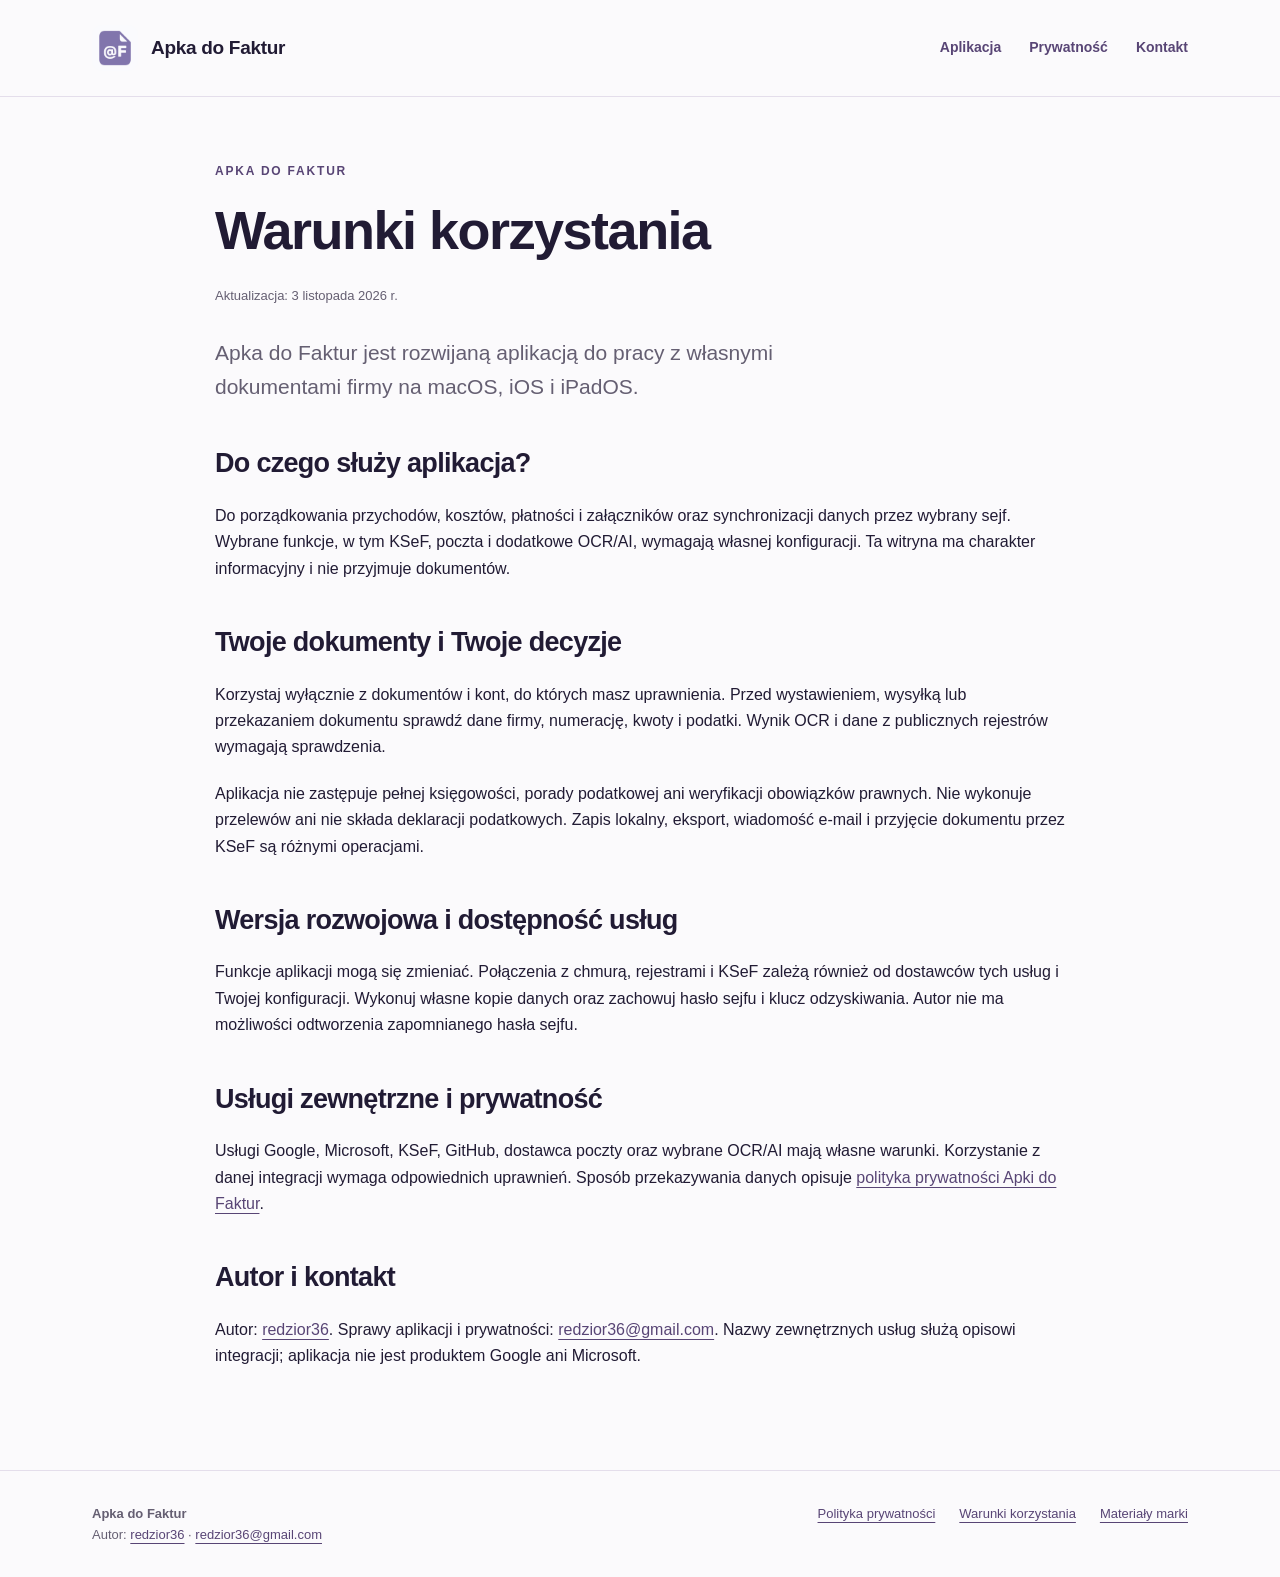
<file: terms.html>
<!doctype html>
<html lang="pl"><head><meta charset="utf-8"><meta name="viewport" content="width=device-width,initial-scale=1">
<title>Warunki korzystania — Apka do Faktur</title><meta name="description" content="Przeznaczenie Apki do Faktur, odpowiedzialność za dokumenty, integracje, kopie danych i kontakt z autorem.">
<meta name="theme-color" content="#73609b"><meta name="referrer" content="strict-origin-when-cross-origin">
<meta http-equiv="Content-Security-Policy" content="default-src 'none'; style-src 'self'; img-src 'self' data:; base-uri 'none'; form-action 'none'">
<link rel="canonical" href="https://adf.rdztech.pl/terms.html"><link rel="icon" href="assets/app-icon.png" type="image/png"><link rel="apple-touch-icon" href="assets/app-icon.png"><link rel="stylesheet" href="style.css">
<meta property="og:type" content="website"><meta property="og:title" content="Warunki korzystania — Apka do Faktur"><meta property="og:description" content="Przeznaczenie Apki do Faktur, odpowiedzialność za dokumenty, integracje, kopie danych i kontakt z autorem."><meta property="og:image" content="https://adf.rdztech.pl/assets/app-icon.png"><meta property="og:url" content="https://adf.rdztech.pl/terms.html">
</head><body><a class="skip" href="#main">Przejdź do treści</a><header><div class="wrap"><div class="top"><a class="brand" href="./"><img src="assets/app-icon.png" alt="" width="46" height="46">Apka do Faktur</a><nav aria-label="Nawigacja główna"><a href="./">Aplikacja</a><a href="privacy.html">Prywatność</a><a href="contact.html">Kontakt</a></nav></div></div></header>
<main id="main"><div class="wrap"><article class="legal"><div class="eyebrow">Apka do Faktur</div><h1>Warunki korzystania</h1><div class="meta"><span>Aktualizacja: 3 listopada 2026 r.</span></div><p class="lead">Apka do Faktur jest rozwijaną aplikacją do pracy z własnymi dokumentami firmy na macOS, iOS i iPadOS.</p><h2>Do czego służy aplikacja?</h2><p>Do porządkowania przychodów, kosztów, płatności i załączników oraz synchronizacji danych przez wybrany sejf. Wybrane funkcje, w tym KSeF, poczta i dodatkowe OCR/AI, wymagają własnej konfiguracji. Ta witryna ma charakter informacyjny i nie przyjmuje dokumentów.</p><h2>Twoje dokumenty i Twoje decyzje</h2><p>Korzystaj wyłącznie z dokumentów i kont, do których masz uprawnienia. Przed wystawieniem, wysyłką lub przekazaniem dokumentu sprawdź dane firmy, numerację, kwoty i podatki. Wynik OCR i dane z publicznych rejestrów wymagają sprawdzenia.</p><p>Aplikacja nie zastępuje pełnej księgowości, porady podatkowej ani weryfikacji obowiązków prawnych. Nie wykonuje przelewów ani nie składa deklaracji podatkowych. Zapis lokalny, eksport, wiadomość e-mail i przyjęcie dokumentu przez KSeF są różnymi operacjami.</p><h2>Wersja rozwojowa i dostępność usług</h2><p>Funkcje aplikacji mogą się zmieniać. Połączenia z chmurą, rejestrami i KSeF zależą również od dostawców tych usług i Twojej konfiguracji. Wykonuj własne kopie danych oraz zachowuj hasło sejfu i klucz odzyskiwania. Autor nie ma możliwości odtworzenia zapomnianego hasła sejfu.</p><h2>Usługi zewnętrzne i prywatność</h2><p>Usługi Google, Microsoft, KSeF, GitHub, dostawca poczty oraz wybrane OCR/AI mają własne warunki. Korzystanie z danej integracji wymaga odpowiednich uprawnień. Sposób przekazywania danych opisuje <a href="privacy.html">polityka prywatności Apki do Faktur</a>.</p><h2>Autor i kontakt</h2><p>Autor: <a href="https://github.com/redzior36">redzior36</a>. Sprawy aplikacji i prywatności: <a href="mailto:redzior36@gmail.com">redzior36@gmail.com</a>. Nazwy zewnętrznych usług służą opisowi integracji; aplikacja nie jest produktem Google ani Microsoft.</p></article></div></main><footer><div class="wrap foot"><div><strong>Apka do Faktur</strong><br>Autor: <a href="https://github.com/redzior36">redzior36</a> · <a href="mailto:redzior36@gmail.com">redzior36@gmail.com</a></div><div class="footlinks"><a href="privacy.html">Polityka prywatności</a><a href="terms.html">Warunki korzystania</a><a href="contact.html#marka">Materiały marki</a></div></div></footer></body></html>
</file>
<file: style.css>
:root{color-scheme:light;--ink:#211b34;--muted:#655f72;--purple:#73609b;--deep:#584575;--pale:#f3eff8;--paper:#fff;--line:#e4deeb;--green:#286d51;font-family:ui-sans-serif,-apple-system,BlinkMacSystemFont,"Segoe UI",sans-serif;font-synthesis:none;line-height:1.65;background:#fbfafc;color:var(--ink)}*{box-sizing:border-box}body{margin:0}a{color:var(--deep);text-underline-offset:4px}a:hover{color:#352349}a:focus-visible,summary:focus-visible{outline:3px solid #8563b6;outline-offset:5px;border-radius:3px}img{max-width:100%;height:auto;display:block}.wrap{max-width:1160px;margin:auto;padding:0 32px}.skip{position:absolute;left:12px;top:-90px;background:white;padding:12px;z-index:10}.skip:focus{top:10px}header{background:rgba(251,250,252,.96);border-bottom:1px solid var(--line)}.top{min-height:96px;display:flex;align-items:center;justify-content:space-between;gap:24px}.brand{display:flex;align-items:center;gap:13px;color:var(--ink);font-weight:720;font-size:19px;letter-spacing:-.3px;text-decoration:none}.brand img{width:46px;border-radius:10px}nav{display:flex;gap:28px;align-items:center;font-size:14px;font-weight:600}nav a{text-decoration:none}nav [aria-current=page]{text-decoration:underline;text-decoration-thickness:2px}.eyebrow{font-size:12px;letter-spacing:1.8px;font-weight:750;text-transform:uppercase;color:var(--deep)}h1,h2,h3{line-height:1.13;letter-spacing:-1.3px;font-weight:700}h1{font-size:clamp(40px,5.8vw,72px);margin:18px 0 24px;max-width:740px}h2{font-size:clamp(30px,3.5vw,44px);margin:12px 0 24px}h3{font-size:22px;letter-spacing:-.5px}p{margin:0 0 20px}.lead{font-size:21px;line-height:1.6;color:var(--muted);max-width:620px}.hero{display:grid;grid-template-columns:1.1fr 1fr;align-items:center;gap:70px;padding:78px 0 82px}.hero h1 span{display:block}.subline{font-size:26px;line-height:1.4;letter-spacing:-.6px;color:var(--deep);margin-bottom:22px}.buttons{display:flex;gap:13px;flex-wrap:wrap;margin:29px 0 24px}.button{display:inline-flex;align-items:center;justify-content:center;padding:12px 21px;border-radius:10px;font-size:15px;font-weight:650;text-decoration:none;min-height:48px;border:1px solid var(--line);background:white;color:var(--deep)}.button.primary{background:var(--deep);border-color:var(--deep);color:white}.button:hover{filter:brightness(.96)}.small{font-size:13px;color:var(--muted)}.platforms{display:flex;gap:20px;font-size:13px;color:var(--muted);margin-top:30px}.mock{border:1px solid #d7cfe2;border-radius:20px;background:var(--paper);box-shadow:0 20px 65px rgba(48,30,76,.08);overflow:hidden;transform:rotate(1.3deg)}.mockbar{display:flex;align-items:center;gap:5px;padding:16px 20px;background:#f4f1f7;border-bottom:1px solid var(--line)}.dot{width:7px;height:7px;border-radius:50%;background:#c6bdd3}.mockname{font-size:11px;color:var(--muted);margin-left:auto}.mockbody{padding:26px}.mocktitle{display:flex;justify-content:space-between;align-items:center}.mocktitle img{width:42px;border-radius:8px}.mocktitle strong{font-size:19px;letter-spacing:-.4px}.mock .balance{font-size:34px;line-height:1.3;font-weight:720;letter-spacing:-1px;margin:25px 0 4px;font-variant-numeric:tabular-nums}.rule{height:1px;background:var(--line);margin:22px 0}.docrow{display:grid;grid-template-columns:34px 1fr auto;gap:10px;align-items:center;padding:13px 0;border-bottom:1px solid #f0ecf5}.docmark{background:var(--pale);color:var(--deep);width:31px;height:36px;border-radius:6px;display:grid;place-items:center;font-size:12px;font-weight:700}.docrow strong{font-size:13px;display:block}.docrow span{font-size:11px;color:var(--muted)}.status{background:#edf6f0;color:var(--green)!important;border-radius:20px;padding:4px 8px;white-space:nowrap}.mockfoot{display:flex;align-items:center;gap:7px;margin-top:20px;font-size:11px;color:var(--muted)}.signal{width:6px;height:6px;border-radius:50%;background:#458368}.caption{font-size:11px;color:var(--muted);text-align:right;margin-top:16px}.section{padding:78px 0;border-top:1px solid var(--line)}.sectionhead{display:grid;grid-template-columns:1fr 1fr;gap:70px;align-items:start;margin-bottom:26px}.sectionhead p{color:var(--muted);font-size:18px;margin-top:18px}.features{display:grid;grid-template-columns:repeat(3,1fr);gap:38px}.feature{border-top:2px solid #b5a5cc;padding-top:23px}.num{font-size:12px;letter-spacing:1px;color:var(--deep);font-weight:700}.feature p{color:var(--muted);font-size:15px}.tint{background:var(--pale)}.split{display:grid;grid-template-columns:1fr 1fr;gap:72px}.steps{margin:26px 0 0;padding:0;list-style:none;counter-reset:step}.steps li{padding:18px 0 18px 48px;position:relative;border-top:1px solid #ddd4e8;counter-increment:step}.steps li:before{content:counter(step);position:absolute;left:0;top:20px;display:grid;place-items:center;width:29px;height:29px;border-radius:50%;background:white;color:var(--deep);font-weight:700;font-size:12px}.steps strong{display:block;font-size:16px}.steps p{font-size:14px;color:var(--muted);margin:4px 0 0}.permission{background:white;padding:32px;border:1px solid #ddd3e9;border-radius:16px;align-self:start}.permission h3{margin-top:15px}.scope{display:inline-block;background:var(--pale);color:var(--deep);padding:5px 10px;border-radius:6px;font:13px ui-monospace,SFMono-Regular,monospace}.permission p,.permission li{font-size:15px}.permission ul{padding-left:20px}.callout{border-left:3px solid var(--purple);padding:20px 24px;background:var(--pale);border-radius:0 10px 10px 0;margin:30px 0}.callout p:last-child{margin-bottom:0}.contact{display:flex;justify-content:space-between;gap:40px;align-items:center}.contact p{color:var(--muted)}footer{border-top:1px solid var(--line);padding:32px 0;font-size:13px;color:var(--muted)}.foot{display:flex;justify-content:space-between;align-items:start;gap:30px}.footlinks{display:flex;gap:24px;flex-wrap:wrap}.legal{max-width:850px;margin:0 auto;padding:65px 0 80px}.legal h1{font-size:clamp(34px,5vw,54px);letter-spacing:-1.5px}.legal h2{font-size:27px;letter-spacing:-.7px;margin-top:45px;scroll-margin-top:24px}.legal h3{font-size:20px;line-height:1.4}.legal li{margin-bottom:10px}.legal table{border-collapse:collapse;width:100%;font-size:14px;line-height:1.6;margin:25px 0;table-layout:fixed}.legal td,.legal th{text-align:left;vertical-align:top;padding:13px;border-bottom:1px solid var(--line);overflow-wrap:anywhere}.legal th{background:var(--pale)}.legal code{font-size:13px;overflow-wrap:anywhere}.toc{padding:22px 25px;border:1px solid var(--line);border-radius:12px;background:white}.toc ol{margin:10px 0 0;padding-left:20px;columns:2;column-gap:35px}.toc li{font-size:14px;break-inside:avoid}.asset{display:grid;grid-template-columns:120px 1fr;gap:28px;align-items:center;padding:25px;border:1px solid var(--line);border-radius:14px;background:white}.asset img{width:120px;border-radius:14px}.meta{display:flex;flex-wrap:wrap;gap:20px;color:var(--muted);font-size:13px;margin-bottom:30px}@media(max-width:800px){.wrap{padding:0 22px}.top{min-height:90px;gap:15px;flex-wrap:wrap;padding:18px 0}nav{gap:18px;flex-wrap:wrap;font-size:13px}.hero{grid-template-columns:1fr;gap:35px;padding:45px 0 55px}.hero h1{font-size:58px}.lead{font-size:18px}.subline{font-size:23px}.mock{max-width:490px;transform:none}.section{padding:54px 0}.sectionhead,.split{grid-template-columns:1fr;gap:25px}.features{grid-template-columns:1fr;gap:25px}.sectionhead{margin-bottom:30px}.contact,.foot{display:block}.footlinks{margin-top:20px}.legal{padding-top:40px}.toc ol{columns:1}.permission{padding:26px}.asset{grid-template-columns:90px 1fr;padding:20px;gap:20px}.asset img{width:90px}.legal td,.legal th{padding:10px 8px;font-size:13px}}@media(max-width:390px){.hero h1{font-size:46px}.brand{font-size:17px}.mockbody{padding:20px}.docrow{grid-template-columns:28px 1fr auto;gap:6px}.status{font-size:10px!important}.button{width:100%}.legal table{display:block;overflow-x:auto;table-layout:auto}}
</file>
